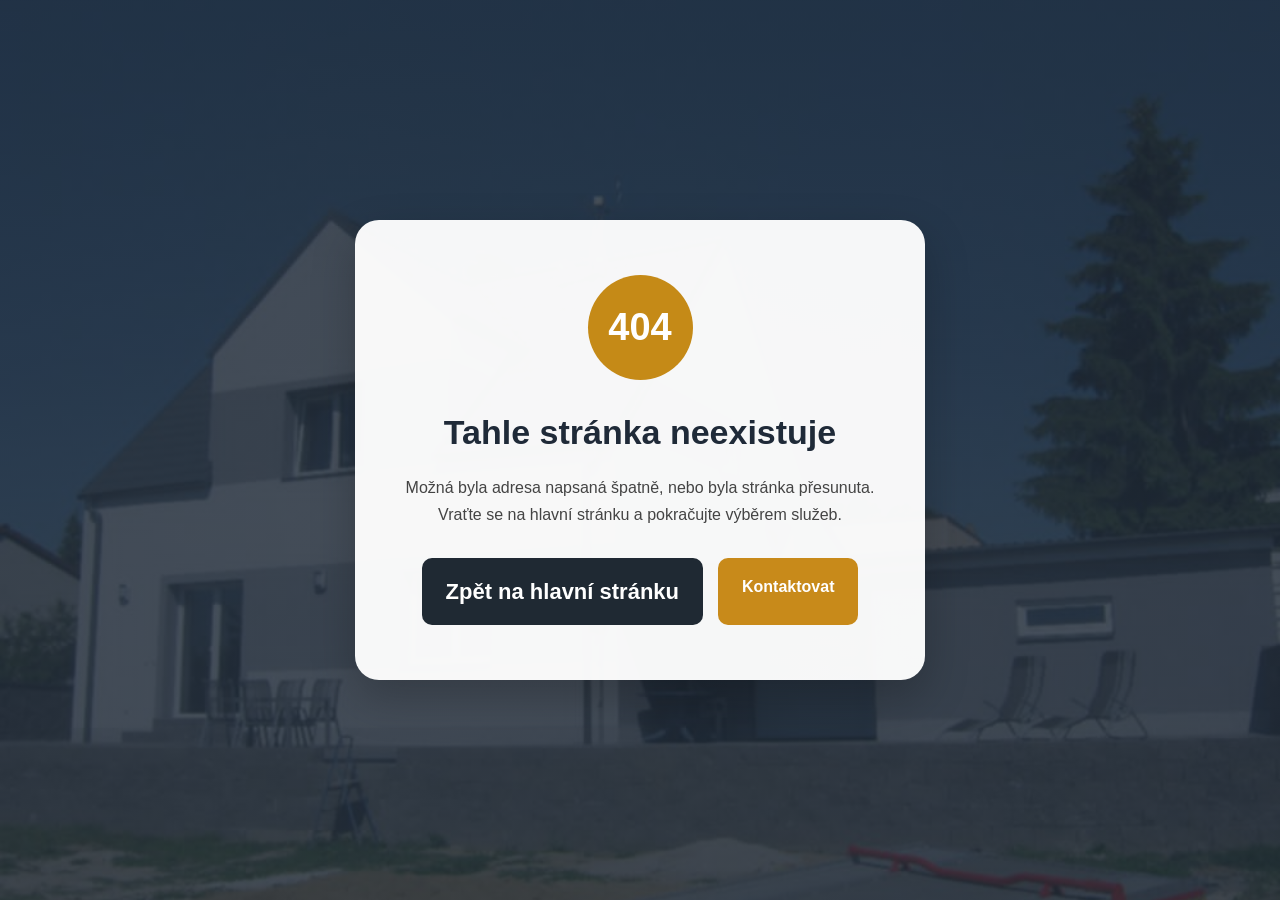
<file: 404/index.html>
<!DOCTYPE html>
<html lang="cs">
<head>
  <meta charset="UTF-8">
  <meta name="viewport" content="width=device-width, initial-scale=1.0">
  <title>Stránka nenalezena | Dominik Anděl</title>
  <meta name="robots" content="noindex, follow">
  <link rel="stylesheet" href="../style.css">
</head>
<body>

<main class="error-page">
  <div class="error-box">
    <div class="error-badge">404</div>

    <h1>Tahle stránka neexistuje</h1>

    <p>
      Možná byla adresa napsaná špatně, nebo byla stránka přesunuta.
      Vraťte se na hlavní stránku a pokračujte výběrem služeb.
    </p>

    <div class="error-actions">
      <a class="main-btn" href="/">Zpět na hlavní stránku</a>
      <a class="second-btn" href="/#kontakt">Kontaktovat</a>
    </div>
  </div>
</main>


</body>
</html>
</file>
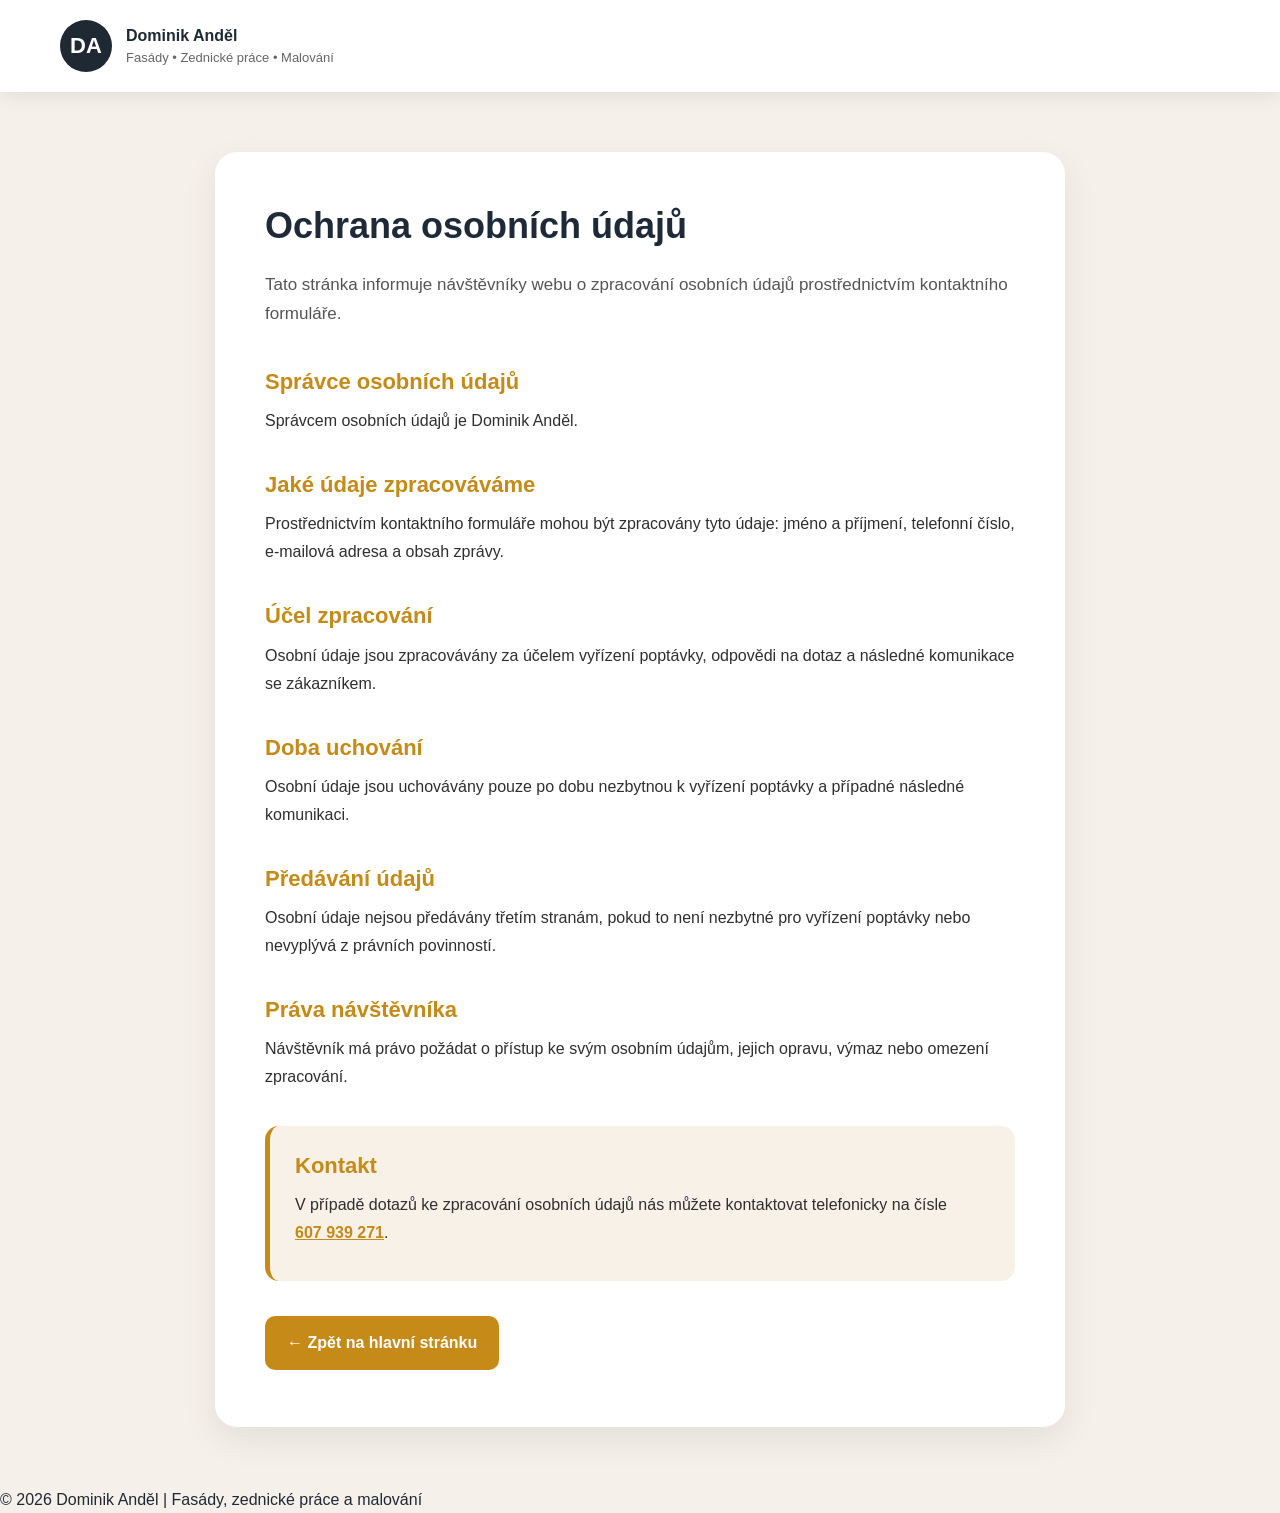
<file: ochrana-osobnich-udaju.html>
<!DOCTYPE html>
<html lang="cs">
<head>
  <meta charset="UTF-8">
  <meta name="viewport" content="width=device-width, initial-scale=1.0">
  <title>Ochrana osobních údajů | Dominik Anděl</title>
  <meta name="description" content="Informace o zpracování osobních údajů při používání kontaktního formuláře na webu Dominika Anděla.">
  <meta name="robots" content="index, follow">
  <link rel="stylesheet" href="style.css">
</head>
<body>

<header class="header">
  <div class="logo">
    <span>DA</span>
    <div>
      <strong>Dominik Anděl</strong>
      <p>Fasády • Zednické práce • Malování</p>
    </div>
  </div>

  <nav class="nav-menu">
    <a href="/#sluzby">Služby</a>
    <a href="/#cenik">Ceník</a>
    <a href="/#galerie">Galerie</a>
    <a href="/#kontakt">Kontakt</a>
  </nav>
</header>

<main class="gdpr-container">
  <h1>Ochrana osobních údajů</h1>

  <p>
    Tato stránka informuje návštěvníky webu o zpracování osobních údajů
    prostřednictvím kontaktního formuláře.
  </p>

  <h2>Správce osobních údajů</h2>
  <p>
    Správcem osobních údajů je Dominik Anděl.
  </p>

  <h2>Jaké údaje zpracováváme</h2>
  <p>
    Prostřednictvím kontaktního formuláře mohou být zpracovány tyto údaje:
    jméno a příjmení, telefonní číslo, e-mailová adresa a obsah zprávy.
  </p>

  <h2>Účel zpracování</h2>
  <p>
    Osobní údaje jsou zpracovávány za účelem vyřízení poptávky,
    odpovědi na dotaz a následné komunikace se zákazníkem.
  </p>

  <h2>Doba uchování</h2>
  <p>
    Osobní údaje jsou uchovávány pouze po dobu nezbytnou k vyřízení poptávky
    a případné následné komunikaci.
  </p>

  <h2>Předávání údajů</h2>
  <p>
    Osobní údaje nejsou předávány třetím stranám, pokud to není nezbytné
    pro vyřízení poptávky nebo nevyplývá z právních povinností.
  </p>

  <h2>Práva návštěvníka</h2>
  <p>
    Návštěvník má právo požádat o přístup ke svým osobním údajům,
    jejich opravu, výmaz nebo omezení zpracování.
  </p>

  <div class="gdpr-contact-box">
  <h2>Kontakt</h2>
  <p>
    V případě dotazů ke zpracování osobních údajů nás můžete kontaktovat telefonicky na čísle
    <a href="tel:+420607939271">607&nbsp;939&nbsp;271</a>.
  </p>
</div>

  <p>
    <a class="back-btn" href="/">
        ← Zpět na hlavní stránku
    </a>
  </p>
</main>

<footer>
  <p>© 2026 Dominik Anděl | Fasády, zednické práce a malování</p>
</footer>

</body>
</html>
</file>
<file: style.css>
* {
  margin: 0;
  padding: 0;
  box-sizing: border-box;
  transition: all 0.25s ease;
}

html {
  scroll-behavior: smooth;
}

body {
  font-family: Arial, sans-serif;
  background: #f5f1ea;
  color: #1f2933;
  line-height: 1.6;
}

.header {
  background: #ffffff;
  padding: 18px 7%;
  display: flex;
  justify-content: space-between;
  align-items: center;
  gap: 20px;
  position: sticky;
  top: 0;
  z-index: 100;
  box-shadow: 0 4px 18px rgba(0, 0, 0, 0.08);
}

.logo {
  display: flex;
  align-items: center;
  gap: 14px;
}

.logo span {
  background: #1f2933;
  color: white;
  width: 52px;
  height: 52px;
  border-radius: 50%;
  display: grid;
  place-items: center;
  font-weight: bold;
  font-size: 22px;
}

.logo h2 {
  font-size: 22px;
  text-transform: uppercase;
}

.logo p {
  font-size: 13px;
  color: #666;
}

nav a {
  color: #1f2933;
  text-decoration: none;
  margin: 0 10px;
  font-weight: bold;
  position: relative;
}

nav a::after {
  content: "";
  position: absolute;
  left: 0;
  bottom: -6px;
  width: 0;
  height: 3px;
  background: #c88a1a;
}

nav a:hover {
  color: #c88a1a;
}

nav a:hover::after {
  width: 100%;
}

.phone-top {
  background: #1f2933;
  color: white;
  padding: 13px 20px;
  border-radius: 10px;
  text-decoration: none;
  font-size: 21px;
  font-weight: bold;
}

.phone-top:hover {
  background: #111827;
  transform: translateY(-3px);
  box-shadow: 0 10px 25px rgba(0,0,0,0.25);
}

.hero {
  min-height: 80vh;
  padding: 70px 7%;
  display: grid;
  grid-template-columns: 1fr 1fr;
  align-items: center;
  gap: 45px;
  background: linear-gradient(120deg, #f5f1ea 0%, #f5f1ea 55%, #e4e9ee 55%, #e4e9ee 100%);
}

.hero-text {
  animation: fadeUp 0.8s ease forwards;
}

.tag {
  display: inline-block;
  background: #c88a1a;
  color: white;
  padding: 8px 15px;
  border-radius: 30px;
  font-weight: bold;
  margin-bottom: 18px;
}

.hero h1 {
  font-size: 50px;
  line-height: 1.1;
  text-transform: uppercase;
  margin-bottom: 22px;
}

.hero-text p {
  font-size: 20px;
  margin-bottom: 28px;
}

.hero-buttons {
  display: flex;
  gap: 15px;
  flex-wrap: wrap;
}

.main-btn,
.second-btn {
  padding: 16px 24px;
  border-radius: 10px;
  text-decoration: none;
  font-weight: bold;
}

.main-btn {
  background: #1f2933;
  color: white;
  font-size: 22px;
}

.second-btn {
  background: #c88a1a;
  color: white;
}

.main-btn:hover {
  background: #111827;
  transform: translateY(-3px);
  box-shadow: 0 10px 25px rgba(0,0,0,0.25);
}

.second-btn:hover {
  background: #a66f10;
  transform: translateY(-3px);
  box-shadow: 0 10px 25px rgba(0,0,0,0.18);
}

.hero-image {
  animation: fadeUp 0.8s ease forwards;
}

.hero-image img {
  width: 100%;
  height: 470px;
  object-fit: cover;
  border-radius: 22px;
  box-shadow: 0 16px 40px rgba(0, 0, 0, 0.22);
}

.hero-image img:hover {
  transform: scale(1.02);
}

.section {
  padding: 70px 7%;
}

.section h2 {
  text-align: center;
  font-size: 36px;
  text-transform: uppercase;
  margin-bottom: 40px;
}

.section h2::after {
  content: "";
  display: block;
  width: 90px;
  height: 5px;
  background: #c88a1a;
  margin: 12px auto 0;
  border-radius: 5px;
}

.cards {
  display: grid;
  grid-template-columns: repeat(4, 1fr);
  gap: 25px;
}

.card {
  background: white;
  padding: 32px 25px;
  border-radius: 16px;
  text-align: center;
  box-shadow: 0 8px 22px rgba(0, 0, 0, 0.08);
  border: 2px solid transparent;
  animation: fadeUp 0.8s ease forwards;
}

.card:hover {
  transform: translateY(-8px);
  border-color: #c88a1a;
  box-shadow: 0 15px 35px rgba(0, 0, 0, 0.15);
}

.card h3 {
  font-size: 22px;
  margin-bottom: 12px;
}

.card p {
  color: #555;
}

.price-section {
  background: #ebe5da;
}

.price-box {
  max-width: 950px;
  margin: 0 auto;
}

table {
  width: 100%;
  border-collapse: collapse;
  background: white;
  border-radius: 16px;
  overflow: hidden;
  box-shadow: 0 8px 22px rgba(0, 0, 0, 0.08);
}

th {
  background: #1f2933;
  color: white;
  text-align: left;
  padding: 16px;
  font-size: 18px;
}

td {
  padding: 15px 16px;
  border-bottom: 1px solid #ddd;
  font-size: 17px;
}

tr:nth-child(even) {
  background: #f7f4ef;
}

tr:hover {
  background: #efe2c2;
}

.price-note {
  background: #1f2933;
  color: white;
  padding: 20px;
  border-radius: 14px;
  margin-top: 22px;
  font-size: 17px;
}

.gallery {
  display: grid;
  grid-template-columns: repeat(5, 1fr);
  gap: 18px;
}

.gallery img {
  width: 100%;
  height: 220px;
  object-fit: cover;
  border-radius: 15px;
  box-shadow: 0 8px 22px rgba(0, 0, 0, 0.12);
  cursor: pointer;
  animation: fadeUp 0.8s ease forwards;
}

.gallery img:hover {
  transform: scale(1.04);
  box-shadow: 0 15px 35px rgba(0, 0, 0, 0.25);
}

.contact-section {
  background: #ebe5da;
}

.contact-wrapper {
  background: white;
  border-radius: 18px;
  padding: 35px;
  display: grid;
  grid-template-columns: 1fr 2fr;
  gap: 35px;
  max-width: 1050px;
  margin: 0 auto;
  box-shadow: 0 8px 22px rgba(0, 0, 0, 0.08);
  animation: fadeUp 0.8s ease forwards;
}

.contact-info h3 {
  font-size: 30px;
  margin-bottom: 10px;
}

.big-phone {
  display: inline-block;
  background: #1f2933;
  color: white;
  text-decoration: none;
  font-size: 28px;
  font-weight: bold;
  padding: 16px 22px;
  border-radius: 12px;
  margin: 25px 0;
}

.big-phone:hover {
  background: #111827;
  transform: translateY(-3px);
  box-shadow: 0 10px 25px rgba(0,0,0,0.25);
}

form {
  display: grid;
  gap: 15px;
}

input,
textarea {
  width: 100%;
  padding: 16px;
  border: 1px solid #ccc;
  border-radius: 10px;
  font-size: 17px;
  background: white;
}

input:focus,
textarea:focus {
  outline: none;
  border-color: #c88a1a;
  box-shadow: 0 0 0 3px rgba(200, 138, 26, 0.18);
}

textarea {
  min-height: 140px;
  resize: vertical;
}

button {
  background: #c88a1a;
  color: white;
  border: none;
  padding: 17px;
  border-radius: 10px;
  font-size: 18px;
  font-weight: bold;
  cursor: pointer;
}

button:hover {
  background: #111827;
  transform: translateY(-3px);
  box-shadow: 0 10px 25px rgba(0,0,0,0.25);
}

/*Lepší úorava footeru*/
.site-footer {
    background: #111820;
    color: #ffffff;
    padding: 55px 20px 25px;
}

.footer-content {
    max-width: 1150px;
    margin: 0 auto;
    display: grid;
    grid-template-columns: repeat(4, 1fr);
    gap: 45px;
}

.footer-column h3 {
    font-size: 13px;
    text-transform: uppercase;
    letter-spacing: 3px;
    color: #c58a17;
    margin-bottom: 22px;
}

.footer-column a,
.footer-column p {
    display: block;
    color: #e8e8e8;
    text-decoration: none;
    margin-bottom: 13px;
    font-size: 15px;
}

.footer-column a:hover {
    color: #c58a17;
}

.footer-bottom {
    max-width: 1150px;
    margin: 35px auto 0;
    padding-top: 22px;
    border-top: 1px solid rgba(255,255,255,0.12);
    color: #cfcfcf;
    font-size: 14px;
}

.footer-bottom p {
    margin: 0;
}

@media (max-width: 800px) {
    .footer-content {
        grid-template-columns: 1fr 1fr;
    }
}

@media (max-width: 520px) {
    .footer-content {
        grid-template-columns: 1fr;
    }

    .site-footer {
        text-align: center;
    }
}



@keyframes fadeUp {
  from {
    opacity: 0;
    transform: translateY(25px);
  }

  to {
    opacity: 1;
    transform: translateY(0);
  }
}

/* Tablet */
@media (max-width: 1000px) {
  .header {
    flex-direction: column;
  }

  nav {
    text-align: center;
  }

  .hero {
    grid-template-columns: 1fr;
    text-align: center;
  }

  .hero h1 {
    font-size: 38px;
  }

  .hero-buttons {
    justify-content: center;
  }

  .cards {
    grid-template-columns: repeat(2, 1fr);
  }

  .gallery {
    grid-template-columns: repeat(2, 1fr);
  }

  .contact-wrapper {
    grid-template-columns: 1fr;
  }
}

/* Mobil */
@media (max-width: 600px) {
  .section,
  .hero,
  .header {
    padding-left: 5%;
    padding-right: 5%;
  }

  .hero h1 {
    font-size: 31px;
  }

  .hero-text p {
    font-size: 18px;
  }

  .cards {
    grid-template-columns: 1fr;
  }

  .gallery {
    grid-template-columns: 1fr;
  }

  .phone-top,
  .main-btn,
  .big-phone {
    font-size: 20px;
  }

  .hero-image img {
    height: 320px;
  }
}

/*upravení MENU, aby bylo na kraji atd...*/

.header {
  display: flex;
  align-items: center;
  justify-content: space-between;
  padding: 20px 60px;
  background: white;
  position: sticky;
  top: 0;
  z-index: 1000;
}

.menu-toggle {
  padding: 10px 16px;
  border: none;
  border-radius: 8px;
  background: #111;
  color: white;
  font-size: 15px;
  cursor: pointer;
}

.menu-toggle {
  margin-left: auto;
}

.menu-toggle:hover {
  background: #333;
}

.nav-menu {
  display: none;
  position: absolute;
  top: 80px;
  right: 60px;
  background: white;
  flex-direction: column;
  gap: 14px;
  padding: 18px;
  border-radius: 12px;
  box-shadow: 0 10px 25px rgba(0,0,0,0.15);
}

.nav-menu.active {
  display: flex;
}

.nav-menu a {
  color: #111;
  text-decoration: none;
  font-weight: 600;
}

.nav-menu a:hover {
  color: #666;
}

/*upravení galerie, aby se zvětšovala a aby se dalo kliknout na obrázek a zvětšil se...*/

.lightbox-arrow {
  position: absolute;
  top: 50%;
  transform: translateY(-50%);
  color: white;
  font-size: 60px;
  cursor: pointer;
  user-select: none;
  padding: 15px;
}

.lightbox-arrow:hover {
  color: #ddd;
}

.prev {
  left: 30px;
}

.next {
  right: 30px;
}


/*upravení obrázku*/

.gallery img {
  cursor: pointer;
}

.lightbox {
  display: none;
  position: fixed;
  inset: 0;
  z-index: 9999;
  background: rgba(0, 0, 0, 0.85);
  justify-content: center;
  align-items: center;
  padding: 20px;
}

.lightbox.active {
  display: flex;
}

.lightbox img {
  max-width: 90%;
  max-height: 85vh;
  border-radius: 14px;
  box-shadow: 0 20px 50px rgba(0, 0, 0, 0.4);
}

.lightbox-close {
  position: absolute;
  top: 25px;
  right: 35px;
  color: white;
  font-size: 48px;
  cursor: pointer;
  font-weight: bold;
}

.lightbox-close:hover {
  color: #ddd;
}


/*Upravení MENU na mobilu*/

@media (max-width: 768px) {
  .header {
    padding: 14px 18px;
    flex-wrap: wrap;
  }

  .logo h2 {
    font-size: 18px;
  }

  .logo p {
    font-size: 12px;
  }

  .menu-toggle {
    margin-left: auto;
    padding: 9px 13px;
    font-size: 14px;
  }

  .nav-menu {
    top: 100%;
    left: 18px;
    right: 18px;
    width: auto;
    padding: 16px;
    border-radius: 14px;
    align-items: stretch;
  }

  .nav-menu a {
    padding: 12px;
    border-radius: 8px;
    background: #f5f5f5;
    text-align: center;
  }

  .nav-menu a:hover {
    background: #e9e9e9;
  }
}


/*kontakt.php a jeho css*/
.result-page {
  min-height: 100vh;
  display: flex;
  justify-content: center;
  align-items: center;
  background: #f4f1ec;
  padding: 30px;
}

.result-card {
  max-width: 720px;
  width: 100%;
  background: white;
  padding: 40px;
  border-radius: 22px;
  box-shadow: 0 20px 50px rgba(0,0,0,0.12);
  text-align: center;
}

.result-card h1 {
  margin-bottom: 12px;
}

.result-card p {
  color: #555;
  margin-bottom: 25px;
}

.result-icon {
  width: 70px;
  height: 70px;
  border-radius: 50%;
  margin: 0 auto 20px;
  display: flex;
  justify-content: center;
  align-items: center;
  font-size: 38px;
  font-weight: bold;
  color: white;
}

.result-icon.success {
  background: #2e7d32;
}

.result-icon.error {
  background: #c62828;
}

.result-table {
  text-align: left;
  margin: 25px 0;
  background: #f7f7f7;
  border-radius: 14px;
  overflow: hidden;
}

.result-table div {
  padding: 14px 18px;
  border-bottom: 1px solid #ddd;
}

.result-table div:last-child {
  border-bottom: none;
}


/*Ochrana osobních údajů a jeho css*/
.footer {
    display: flex;
    justify-content: center;
    align-items: center;
    gap: 10px;
    flex-wrap: wrap;

    padding: 25px 15px;
    background: #1f2a38;
    color: white;
}

.footer-link {
    color: #d89b1d;
    text-decoration: none;
    font-weight: 600;
    transition: 0.3s;
}

.footer-link:hover {
    color: white;
    text-decoration: underline;
}


/*Oprava pro index.html a ochrana osobních údajů, aby bylo vše na stejné úrovni a vypadalo to lépe.*/
.gdpr-container {
    max-width: 850px;
    margin: 60px auto;
    padding: 45px 50px;
    background: #ffffff;
    border-radius: 22px;
    box-shadow: 0 12px 35px rgba(0,0,0,0.08);
}

.gdpr-container h1 {
    font-size: 36px;
    margin-bottom: 15px;
    color: #1f2a38;
}

.gdpr-container > p:first-of-type {
    font-size: 17px;
    color: #555;
    margin-bottom: 35px;
}

.gdpr-container h2 {
    margin-top: 32px;
    margin-bottom: 8px;
    font-size: 22px;
    color: #c58a17;
}

.gdpr-container p {
    line-height: 1.75;
    color: #2f2f2f;
    margin-bottom: 12px;
}

.gdpr-container a {
    color: #c58a17;
    font-weight: 600;
}

.back-btn {
    display: inline-block;
    margin-top: 35px;
    padding: 13px 22px;
    background: #c58a17;
    color: #ffffff !important;
    text-decoration: none;
    border-radius: 10px;
    font-weight: 600;
    transition: 0.25s;
}

.back-btn:hover {
    background: #a87311;
    transform: translateY(-2px);
}


/*Oprava pro index.html a ochrana osobních údajů, aby bylo vše na stejné úrovni a vypadalo to lépe.*/
.gdpr-contact-box {
    margin-top: 35px;
    padding: 22px 25px;
    background: #f7f1e8;
    border-left: 5px solid #c58a17;
    border-radius: 14px;
}

.gdpr-contact-box h2 {
    margin-top: 0;
}


/*další index.html pro 404*/
.error-page {
    min-height: 100vh;
    display: flex;
    justify-content: center;
    align-items: center;

    padding: 30px;
    background:
        linear-gradient(rgba(31, 42, 56, 0.82), rgba(31, 42, 56, 0.82)),
        url("images/hero-fasada.jpg") center/cover no-repeat;
}

.error-box {
    max-width: 620px;
    text-align: center;

    background: rgba(255, 255, 255, 0.96);
    padding: 55px 45px;

    border-radius: 24px;
    box-shadow: 0 18px 45px rgba(0, 0, 0, 0.22);
}

.error-badge {
    display: inline-flex;
    justify-content: center;
    align-items: center;

    width: 105px;
    height: 105px;
    margin-bottom: 25px;

    border-radius: 50%;
    background: #c58a17;
    color: #ffffff;

    font-size: 38px;
    font-weight: 800;
}

.error-box h1 {
    margin-bottom: 15px;
    color: #1f2a38;
    font-size: 34px;
}

.error-box p {
    max-width: 480px;
    margin: 0 auto 30px;

    color: #444;
    line-height: 1.7;
}

.error-actions {
    display: flex;
    justify-content: center;
    gap: 15px;
    flex-wrap: wrap;
}
</file>
